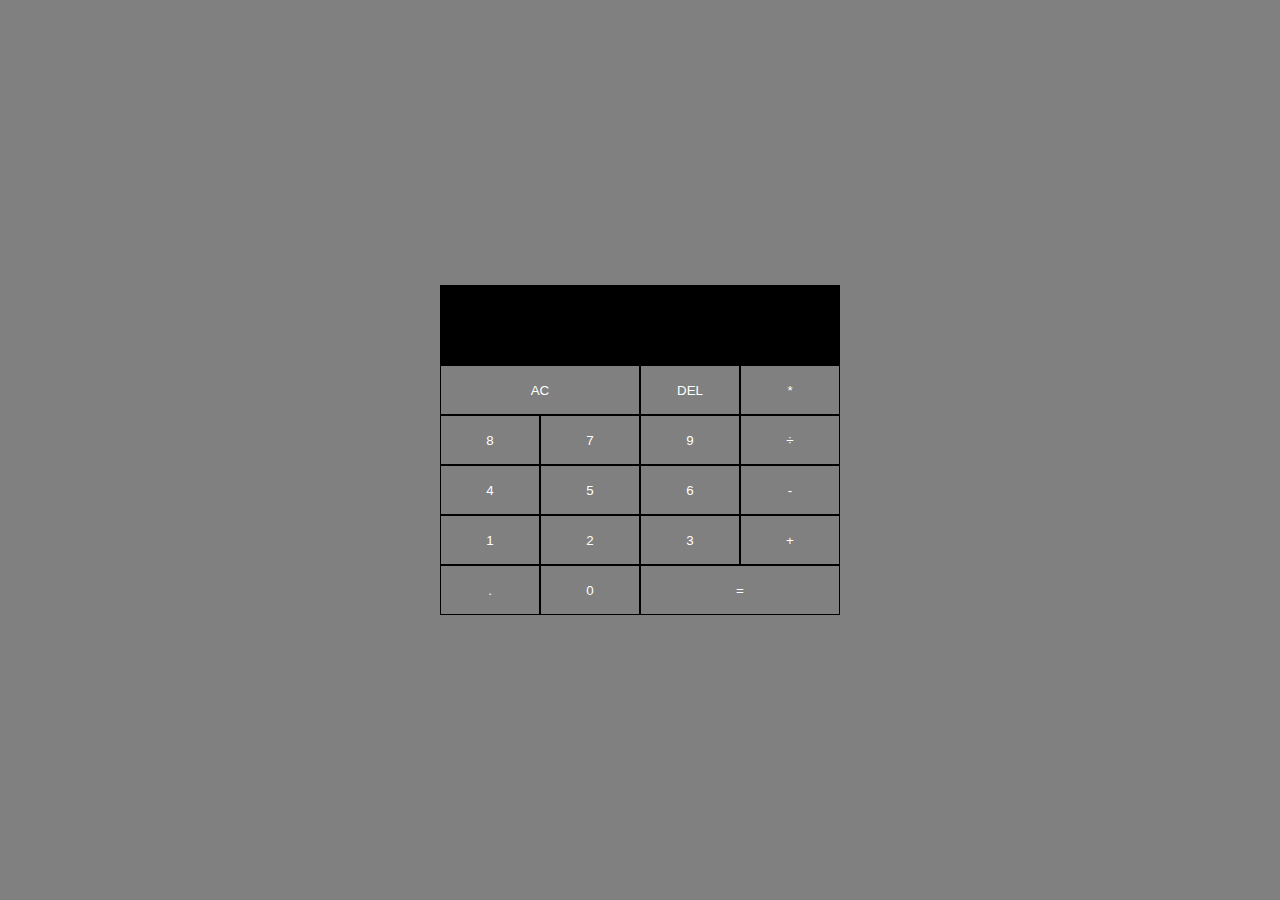
<file: projects/mein calculator/index.html>
<!DOCTYPE html>
<html lang="en">
<head>
    <meta charset="UTF-8">
    <meta http-equiv="X-UA-Compatible" content="IE=edge">
    <meta name="viewport" content="width=device-width, initial-scale=1.0">
    <title>Document</title>
    <link rel="stylesheet" href="style.css">

</head>
<body>
    <div class="calculator" id="calculator">
                <div class="previousResult" data-previous-result></div>
                <div class="currentResult" data-current-result></div>
        <div class="buttons">
               <button class="clear" data-all-clear>AC</button>
               <button class="delete" data-delete>DEL</button>
               <button data-operation>*</button>
               <button data-number>8</button>
               <button data-number>7</button>
               <button data-number>9</button>
               <button data-operation>÷</button>
               <button data-number>4</button>
               <button data-number>5</button>
               <button data-number>6</button>
               <button data-operation>-</button>
               <button data-number>1</button>
               <button data-number>2</button>
               <button data-number>3</button>
               <button data-operation>+</button>
               <button data-number>.</button>
               <button data-number>0</button>
               <button class="equal" data-equals>=</button>
        </div>
    </div>

    <script src="mein.js"></script>

</body>
</html>
</file>
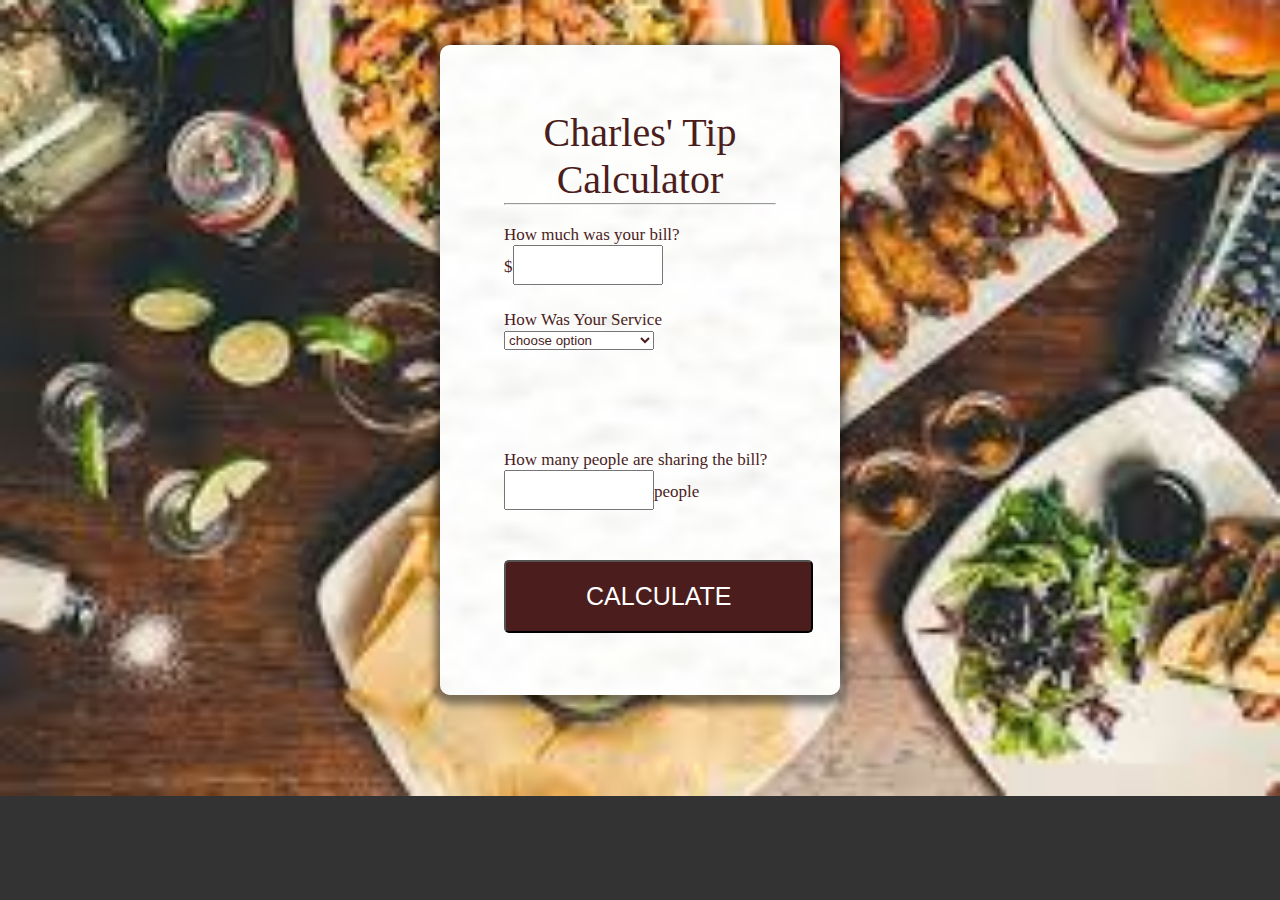
<file: projects/bill-calculator/bill.html>
<!DOCTYPE html>
<html lang="en">
<head>
    <meta charset="UTF-8">
    <meta http-equiv="X-UA-Compatible" content="IE=edge">
    <meta name="viewport" content="width=device-width, initial-scale=1.0">
    <link rel="stylesheet" href="bill.css">
    <title>Document</title>
</head>
<body>
    <div class="container">
        <div class="header">Charles' Tip Calculator</div>
        <hr>
        <div class="bill-service">

        <label for="number">How much was your bill?</label>
        <br>
        $<input type="number" name="number" id="bill" min="1">
        <br>

        <label for="service-quality">How Was Your Service</label>
        <br>
        <select name="quality" id="service-quality">
            <option hidden disabled selected value>choose option</option>
            <option value="0.5">5% terrible</option>
            <option value="1">10% bad</option>
            <option value="1.5">15% it was okay</option>
            <option value="2">20% good</option>
            <option value="3">30% outstanding</option>
        </select>
        <br>    

        <label for="people">How many people are sharing the bill?</label>
        <br>
        <input type="number" name="people" id="people" min="1">people
        <br>
    </div>
        <div class="button">
        <button>CALCULATE</button>
        </div>
        <div class="result">
            <h2>tip amount</h2>
            <p class="money"></p>
            <p class="each">each</p>
        </div>
    </div>

    <script src="bill.js"></script>
</body>
</html>
</file>
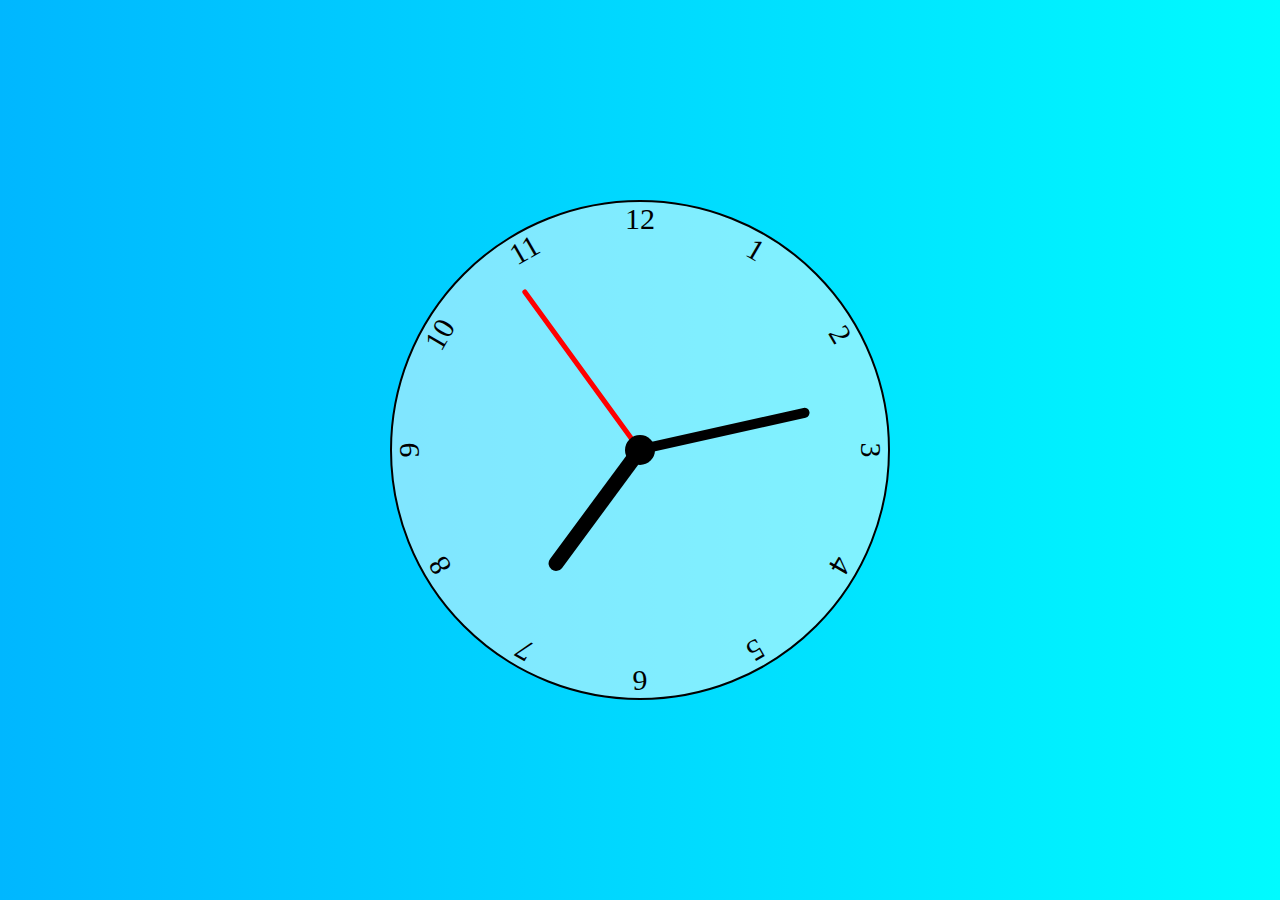
<file: projects/clock/clock.html>
<!DOCTYPE html>
<html lang="en">
<head>
    <meta charset="UTF-8">
    <meta http-equiv="X-UA-Compatible" content="IE=edge">
    <meta name="viewport" content="width=device-width, initial-scale=1.0">
    <link rel="stylesheet" href="clock.css">
    <title>Document</title>
</head>
<body>
 <div class="clock">
    <div class="hand hour-hand" data-hour></div>
    <div class="hand min-hand" data-min></div>
    <div class="hand second-hand" data-second></div>
    <div class="number number1">1</div>
    <div class="number number2">2</div>
    <div class="number number3">3</div>
    <div class="number number4">4</div>
    <div class="number number5">5</div>
    <div class="number number6">6</div>
    <div class="number number7">7</div>
    <div class="number number8">8</div>
    <div class="number number9">9</div>
    <div class="number number10">10</div>
    <div class="number number11">11</div>
    <div class="number number12">12</div>
</div>
    <script src="clock.js"></script>
</body>
</html>
</file>
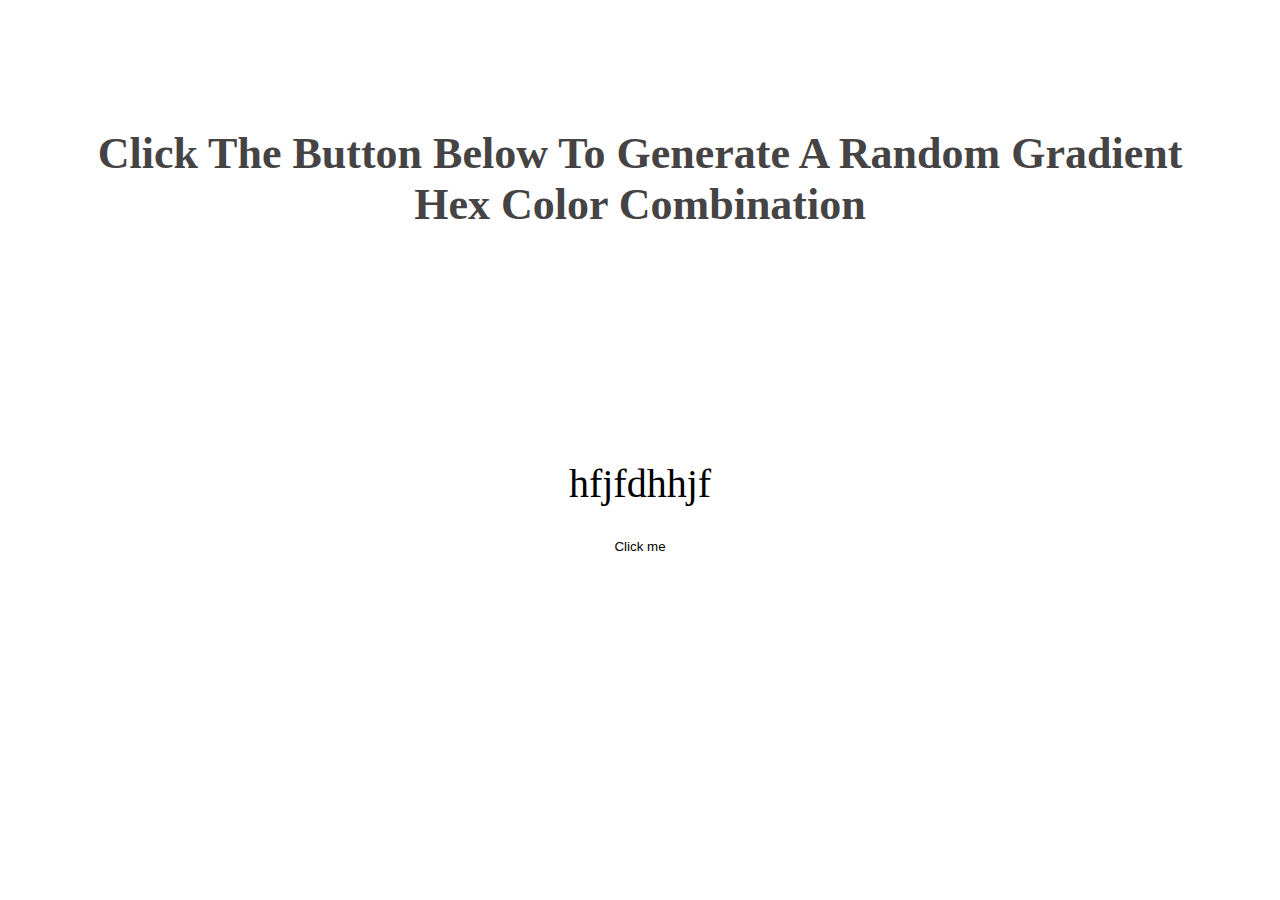
<file: projects/hex-color/color.html>
<!DOCTYPE html>
<html lang="en">
<head>
    <meta charset="UTF-8">
    <meta http-equiv="X-UA-Compatible" content="IE=edge">
    <meta name="viewport" content="width=device-width, initial-scale=1.0">
    <link rel="stylesheet" href="color.css">
    <title>Document</title>
</head>
<body>
    <div class="top-div">
        <h1>click the button below to generate a random gradient hex color combination</h1>
    </div>
    <div class="bottom-div">
        <p>hfjfdhhjf</p>
        <button>Click me</button>
    </div>
    <script src="color.js"></script>
</body>
</html>
</file>
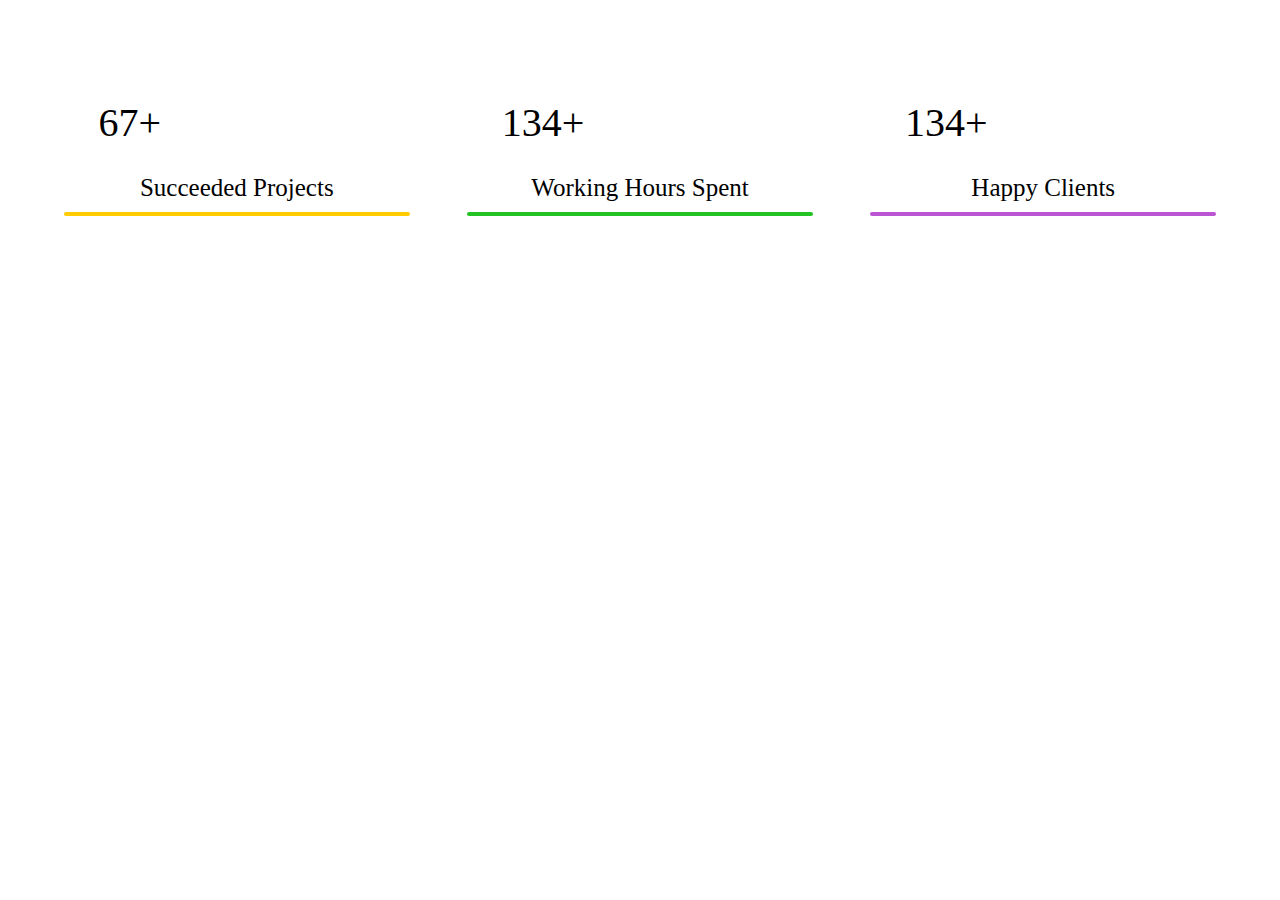
<file: projects/numbers/number.html>
<!DOCTYPE html>
<html lang="en">
<head>
    <meta charset="UTF-8">
    <meta http-equiv="X-UA-Compatible" content="IE=edge">
    <meta name="viewport" content="width=device-width, initial-scale=1.0">
    <link rel="stylesheet" href="number.css">
    <title>Document</title>
</head>
<body>
    <section>
    <div class="projects">
        <div class="counter" data-number="500"><b></b></div>
        <div class="container">
        <p>Succeeded Projects</p>
        <div class="line1"></div>
        </div>
    </div>
    <div class="working-hours">
        <div class="counter" data-number="1740"><b></b></div>
        <div class="container">
        <p>Working Hours Spent</p>
        <div class="line2"></div>
    </div>
    </div>
    <div class="happy-clients">
        <div  class="counter" data-number="1500"><b></b></div>
        <div class="container">
        <p>Happy Clients</p>
        <div class="line3"></div>
    </div>
    </div>
    </section>
    <script src="number.js"></script>
</body>
</html>
</file>
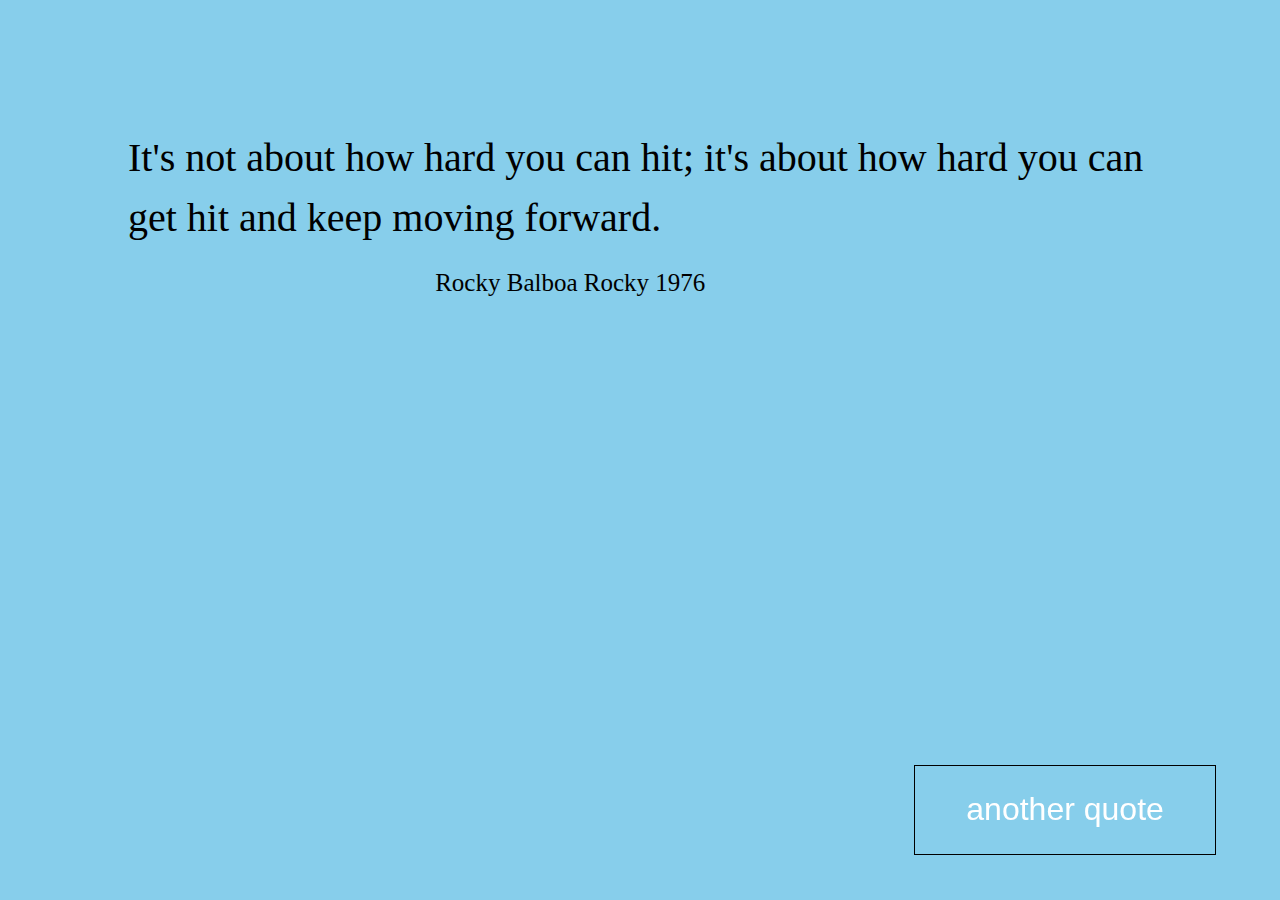
<file: projects/random-quotes/quotes.html>
<!DOCTYPE html>
<html lang="en">
<head>
    <meta charset="UTF-8">
    <meta http-equiv="X-UA-Compatible" content="IE=edge">
    <meta name="viewport" content="width=device-width, initial-scale=1.0">
    <link rel="stylesheet" href="quotes.css">
    <title>Document</title>
</head>
<body>
    <div class="quotes">
        <p>It's not about how hard you can hit; it's about how hard you can get hit and keep moving forward.</p>
        
        <adress class="source"> 
            <span class="author"> Rocky Balboa</span>
            <span class="citation">Rocky</span>
            <span class="year">1976</span>
        </adress>
    </div>
    <button>another quote</button>
    <script src="quotes.js"></script>
</body>
</html>
</file>
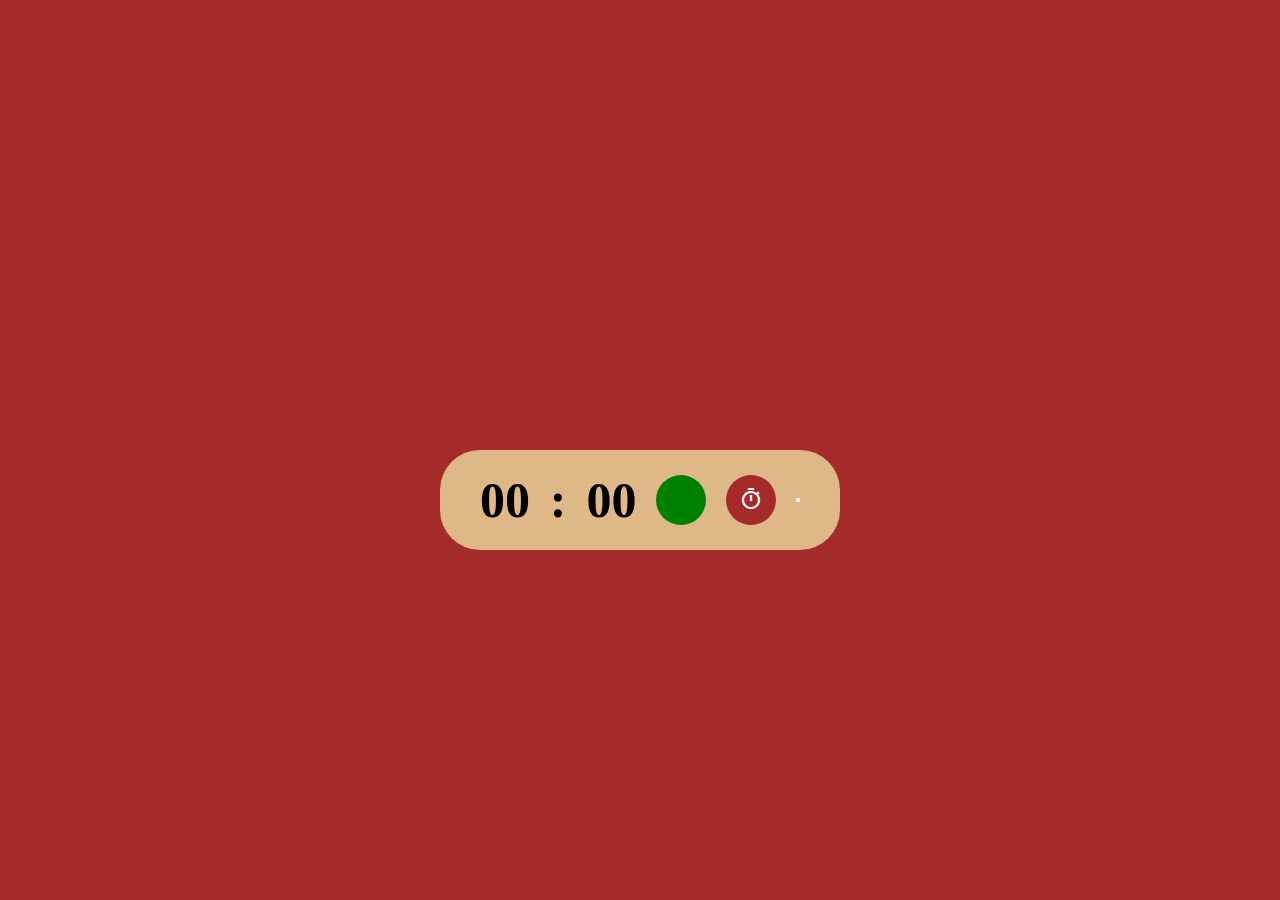
<file: projects/timer/timer.html>
<!DOCTYPE html>
<html lang="en">
<head>
    <meta charset="UTF-8">
    <meta http-equiv="X-UA-Compatible" content="IE=edge">
    <meta name="viewport" content="width=device-width, initial-scale=1.0">
    <link rel="stylesheet" href="timer.css">
    <link href="https://fonts.googleapis.com/icon?family=Material+Icons" rel="stylesheet">

    <title>Document</title>
</head>
<body>
    <div class="timer"> 
    </div>
    <script src="main.js" type="module"></script>
</body>
</html>
</file>
<file: projects/mein calculator/style.css>
*{
    margin: 0%;
    padding:0%;
    box-sizing: border-box;
}

body{
    background-color: grey;
    display: flex;
    align-items: center;
    justify-content: center;
}

.calculator{
    display: flex;
    align-items: center;
    justify-content: center;
    flex-direction: column;
    width: 400px;
    position: absolute;
    top: 50%;
    left: 50%;
    transform: translate(-50%, -50%);
}
.currentResult, .previousResult{
    height: 40px;
    width: 400px;
    display: flex;
    align-items: center;
    justify-content: flex-end;
    background-color: black;
    color: white;
}
.buttons{
    display: flex;
    align-items: center;
    justify-content: center;
    flex-wrap: wrap;
}
button{
    width: 100px;
    height: 50px;
    background-color:grey;
    color: white;
    border: solid 1px black;
}
.clear, .equal{
    width: 200px;
}

button:hover{
    background-color: black;
    border-left:groove;
    border-top: groove;
}
</file>
<file: projects/bill-calculator/bill.css>
*{
    margin: 0%;
    padding: 0%;
    box-sizing: border-box;
    color: rgb(75, 29, 29);

}

body{
    background: #333 url(/projects/bill-calculator/food-1.jpeg) center center no-repeat ;
    background-size: cover; 
    display: flex;
    align-items: center;
    justify-content: center;
}
.container{
    background: url(/projects/bill-calculator/paper-pattern.jpg);
    background-position: center;
    background-size: cover;
    background-repeat: no-repeat;
    height: 650px ;
    width: 400px;
    border-radius: 10px;
    box-shadow: 0px  5px 10px 5px  rgba(0, 0, 0, 0.5);
    padding: 5% 5% ;
    margin-top:5vh ;
    margin-bottom: 5vh;   

}
.header{
    text-align: center;
    font-size: 40px;

}
hr{
    margin: auto;
}
.bill-service{
    padding-top: 20px;
    font-size: 17px;
}
#bill, #people{
    width: 150px;
    height: 40px;
    font-size: 20px;
    margin-bottom: 25px;
}

#service-quality{
    width: 150px;
    margin-bottom: 100px;
}
#people{
margin-bottom: 50px;
}
.button{
    text-align: center;  
}

button{
    padding: 20px 80px;
    font-size: 25px;
    border-radius: 5px;
    color:white ;
    background-color:rgb(75, 29, 29) ;

}
.result{
    visibility:hidden;
    text-align: center;
    font-size: 25px;
}
.result h2, .each{
    padding: 15px 0px;
    font-size: 20px;
}
.money{
    font-size: 50px;
}
</file>
<file: projects/clock/clock.css>
*{
    margin: 0%;
    padding: 0%;
    box-sizing: border-box;
}

body{
    background: linear-gradient(to right , rgb(0, 183, 255), rgb(0, 251, 255));
    display: flex;
    justify-content: center;
    align-items: center;
    min-height: 100vh;
}
.clock{
    width: 500px;
    height: 500px;
    background-color: rgba(255, 255, 255, 0.5);
    border: 2px solid black;
    border-radius: 50%;
    position: relative;
}
.clock::after{
    content: '';
    background-color: black;
    width: 30px;
    height:30px;
    border-radius: 50%;
    position: absolute;
    top: 50%;
    left: 50%;
    transform: translate(-50%, -50%);
    z-index:3 ;
}
.clock .number{
    --rotation: 0;
    position: absolute;
    width: 100%;
    height: 100%;
    text-align: center;
    transform: rotate(var(--rotation));
    font-size: 30px;
}
.clock .number1{--rotation: 30deg;}
.clock .number2{--rotation: 60deg;}
.clock .number3{--rotation: 90deg;}
.clock .number4{--rotation: 120deg;}
.clock .number5{--rotation: 150deg;}
.clock .number6{--rotation: 180deg;}
.clock .number7{--rotation: 210deg;}
.clock .number8{--rotation: 240deg;}
.clock .number9{--rotation: 270deg;}
.clock .number10{--rotation: 300deg;}
.clock .number11{--rotation: 330deg;}

.clock .hand{
    --rotation:0;
    position: absolute;
    bottom: 50%;
    left: 50%;
    transform: translateX(-50%)  rotate(calc(var(--rotation)*1deg));
    transform-origin: bottom;
    width: 25px;
    height: 25px;
    border-top-left-radius: 10px;
    border-top-right-radius: 10px;
    border-color: white;
}

.clock .second-hand{
    position: absolute;
    width: 5px ;
    height: 40%;
    background-color: red;
}  
.clock .min-hand{
    position: absolute;
    width: 10px ;
    height: 35%;
    background-color:black;

}  
.clock .hour-hand{
    position: absolute;
    width: 15px ;
    height: 30%;
    background-color:black;
}
</file>
<file: projects/hex-color/color.css>
*{
    margin: 0%;
    padding: 0%;
    box-sizing: border-box;
}

body{
    background: linear-gradient(to right, #fff, #fff);
    display: flex;
    align-items: center;
    justify-content: center;
    flex-direction: column;
    padding:10% 5%;

}

.top-div{
    text-align: center;
     color: rgb(69, 67, 67);
     padding-bottom: 20%;
     font-size: 22px;
     text-transform: capitalize;
}
.bottom-div{
    display: flex;
    align-items: center;
    justify-content: center;
    flex-direction: column;
    font-size: 40px;
}

button{
    padding: 5px 10px;
    margin-top: 25px;
    border-color: transparent;
    border-radius: 10px;
    background-color: white;
    transition: background-color 0.3s;
}
button:hover{
    background-color: rgb(155, 153, 153);
}
</file>
<file: projects/numbers/number.css>
*{
    margin: 0%;
    padding: 0%;
    box-sizing: border-box;
}

section{
    display: flex;
    justify-content: space-between;
    height: 100vh;
    width: 100vw;
    padding: 5% 5% 0% 5%;

}
div{
    width: 30%;
    height: 30%;
}
.container{
    width: 100%;
    margin-top: 10%;
    text-align: center;
}
.container div{
    width: 100%;
    height: 5%;
    margin-top: 3%;
    border-radius: 10px;
    background-color: red;
}
.container p{
    font-size: 25px;
}
.counter{
    padding: 10% 10% 0% 10%;
    font-size: 250%;
    
}
.container .line1{
    background-color: rgb(255, 204, 0);
}
.container .line2{
    background-color: rgb(35, 195, 35);
}
.container .line3{
    background-color: mediumorchid;
}
</file>
<file: projects/random-quotes/quotes.css>
*{
    margin: 0%;
    padding: 0%;
    box-sizing: border-box;
}

body{
    display: flex;
    align-items: center;
    justify-content:center;
    flex-direction: column;
    padding: 10%;
    background-color: skyblue;
}
.quotes{
    margin-bottom: 80px;
    font-size: 40px;
    line-height: 150%;
    font-family: Georgia, 'Times New Roman', Times, serif;
}
.source{
    margin-left: 30%;
    font-size: 25px;
}
button{
    position: fixed;
    bottom: 5%;
    right: 5%;
    padding: 2% 4%;
    background-color: transparent;
    border: 1px solid black;
    color: white;
    font-size: 200%;
    transition: background-color 0.5s;
}

button:hover{
    background-color:rgba(255, 255, 255, 0.4) ;
}
</file>
<file: projects/timer/timer.css>
*{
    margin: 0%;
    padding: 0%;
    box-sizing: border-box;
}

body{
    display: flex;
    justify-content: center;
    align-items: center;
    margin-top: 50vh;
    background-color: brown;
}

.timer{
    display: flex;
    justify-content: space-between;
    align-items: center;
    width: 400px;
    height: 100px;
    padding: 0px 40px;
    border-radius: 40px;
    background-color: burlywood;
}
.timer__part{
    font-size: 50px;
    font-weight: bold;
}
.timer__btn{
    width: 50px;
    height: 50px;
    border-radius: 50px;
    border: none;
    color: white;
    background-color: brown;

}
.timer__btn--start{
    background-color: green;
    color: white;
}
.timer__btn--pause{
    background-color: black;
    color: white;
}
</file>
